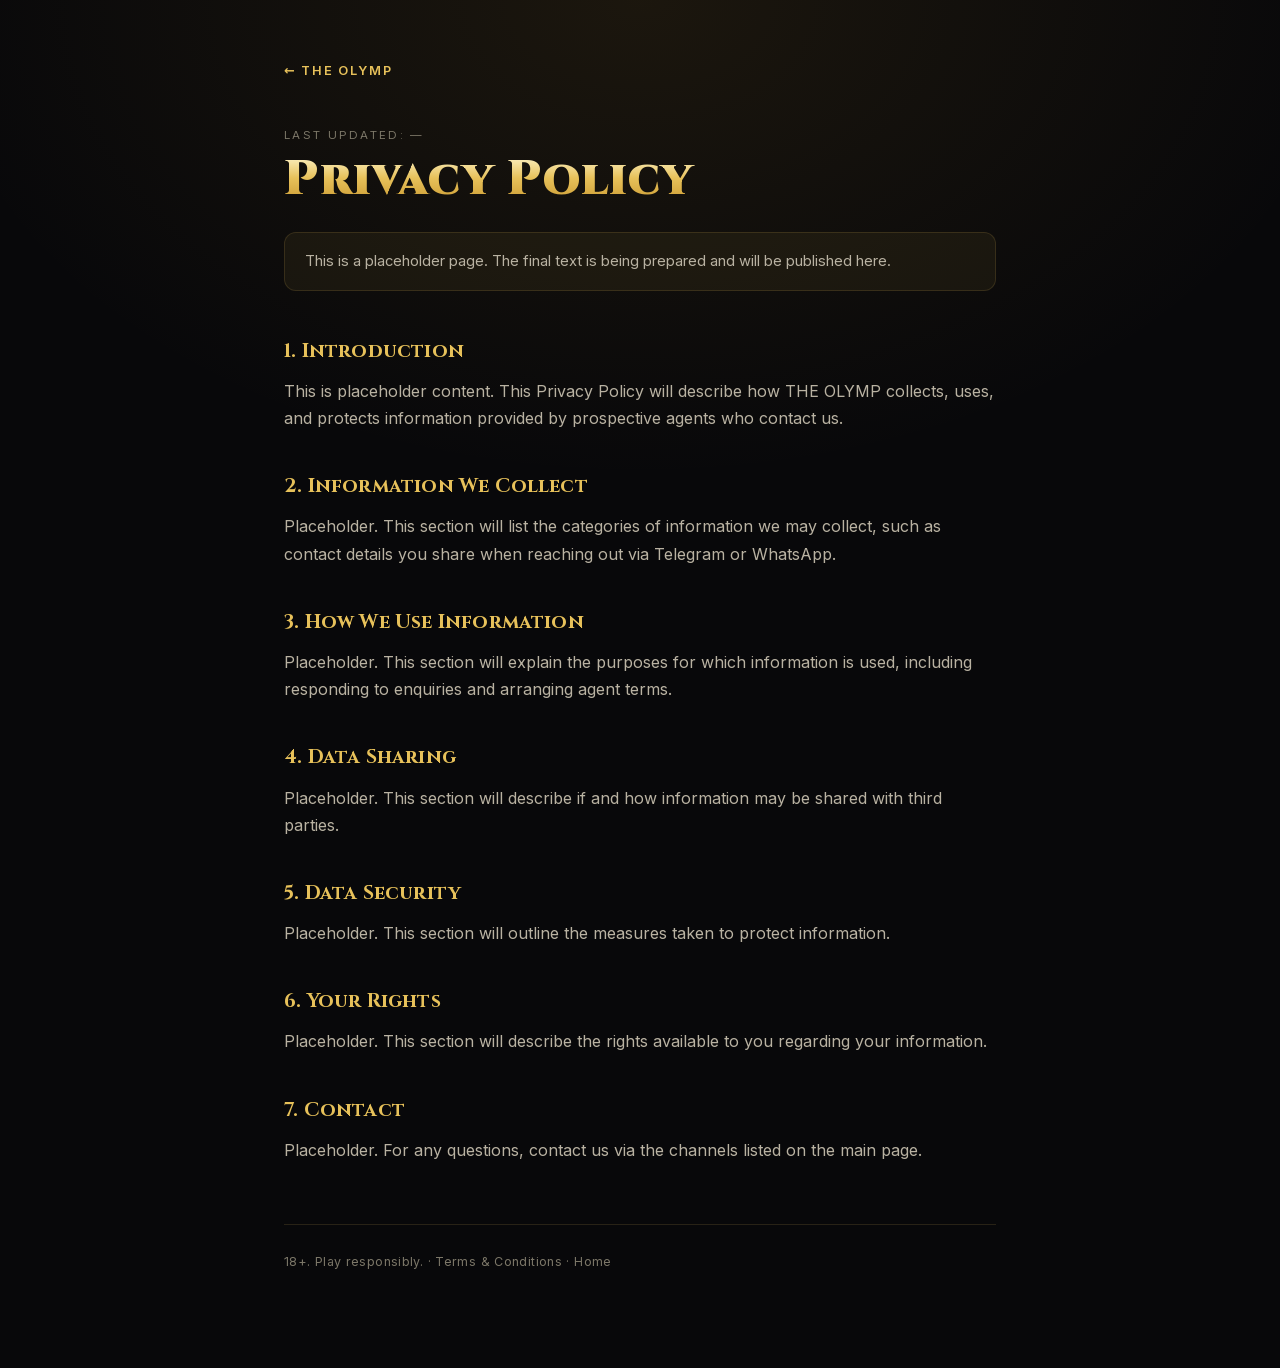
<file: privacy.html>
<!DOCTYPE html>
<html lang="en">
<head>
<meta charset="UTF-8">
<meta name="viewport" content="width=device-width, initial-scale=1.0, viewport-fit=cover">
<title>Privacy Policy — THE OLYMP</title>
<link rel="stylesheet" href="assets/fonts/fonts.css">
<style>
  :root{--obsidian:#08080A;--panel:#101013;--ink:#F5EEDD;--muted:#B9B2A2;--muted-2:#7C7768;--gold-1:#E7C15A;--gold-2:#C8962E;--line:rgba(231,193,90,.14)}
  *{box-sizing:border-box}
  html,body{margin:0}
  body{background:var(--obsidian);color:var(--ink);font-family:'Inter',system-ui,-apple-system,sans-serif;line-height:1.7;-webkit-font-smoothing:antialiased;
    background-image:radial-gradient(80% 50% at 50% 0%, rgba(200,150,46,.10), transparent 70%)}
  .wrap{max-width:760px;margin:0 auto;padding:56px 24px 96px}
  .back{display:inline-flex;align-items:center;gap:8px;color:var(--gold-1);text-decoration:none;font-size:.8rem;letter-spacing:.14em;text-transform:uppercase;margin-bottom:44px;font-weight:600}
  .back:hover{color:var(--gold-2)}
  .updated{color:var(--muted-2);font-size:.72rem;letter-spacing:.2em;text-transform:uppercase;margin-bottom:10px}
  h1{font-family:'Cinzel',serif;font-weight:900;font-size:clamp(2rem,7vw,3rem);line-height:1.05;letter-spacing:.02em;margin:0 0 8px;
    color:transparent;background:linear-gradient(180deg,#FDF3C8,#E7C15A 45%,#C8962E);-webkit-background-clip:text;background-clip:text}
  .note{background:rgba(231,193,90,.06);border:1px solid var(--line);border-radius:12px;padding:16px 20px;color:var(--muted);font-size:.92rem;margin:26px 0 44px}
  h2{font-family:'Cinzel',serif;font-weight:700;font-size:1.22rem;color:var(--gold-1);margin:38px 0 10px;letter-spacing:.01em}
  p{color:var(--muted);margin:0 0 14px}
  a{color:var(--gold-1)}
  footer{border-top:1px solid var(--line);margin-top:60px;padding-top:26px;color:var(--muted-2);font-size:.78rem;letter-spacing:.03em}
  footer a{color:var(--muted-2);text-decoration:none}
  footer a:hover{color:var(--gold-1)}
</style>
</head>
<body>
<main class="wrap">
  <a class="back" href="index.html">&larr; THE OLYMP</a>
  <div class="updated">Last updated: —</div>
  <h1>Privacy Policy</h1>
  <div class="note">This is a placeholder page. The final text is being prepared and will be published here.</div>
  <h2>1. Introduction</h2>
  <p>This is placeholder content. This Privacy Policy will describe how THE OLYMP collects, uses, and protects information provided by prospective agents who contact us.</p>
  <h2>2. Information We Collect</h2>
  <p>Placeholder. This section will list the categories of information we may collect, such as contact details you share when reaching out via Telegram or WhatsApp.</p>
  <h2>3. How We Use Information</h2>
  <p>Placeholder. This section will explain the purposes for which information is used, including responding to enquiries and arranging agent terms.</p>
  <h2>4. Data Sharing</h2>
  <p>Placeholder. This section will describe if and how information may be shared with third parties.</p>
  <h2>5. Data Security</h2>
  <p>Placeholder. This section will outline the measures taken to protect information.</p>
  <h2>6. Your Rights</h2>
  <p>Placeholder. This section will describe the rights available to you regarding your information.</p>
  <h2>7. Contact</h2>
  <p>Placeholder. For any questions, contact us via the channels listed on the main page.</p>
  <footer>18+. Play responsibly. &middot; <a href="terms.html">Terms & Conditions</a> &middot; <a href="index.html">Home</a></footer>
</main>
</body>
</html>
</file>
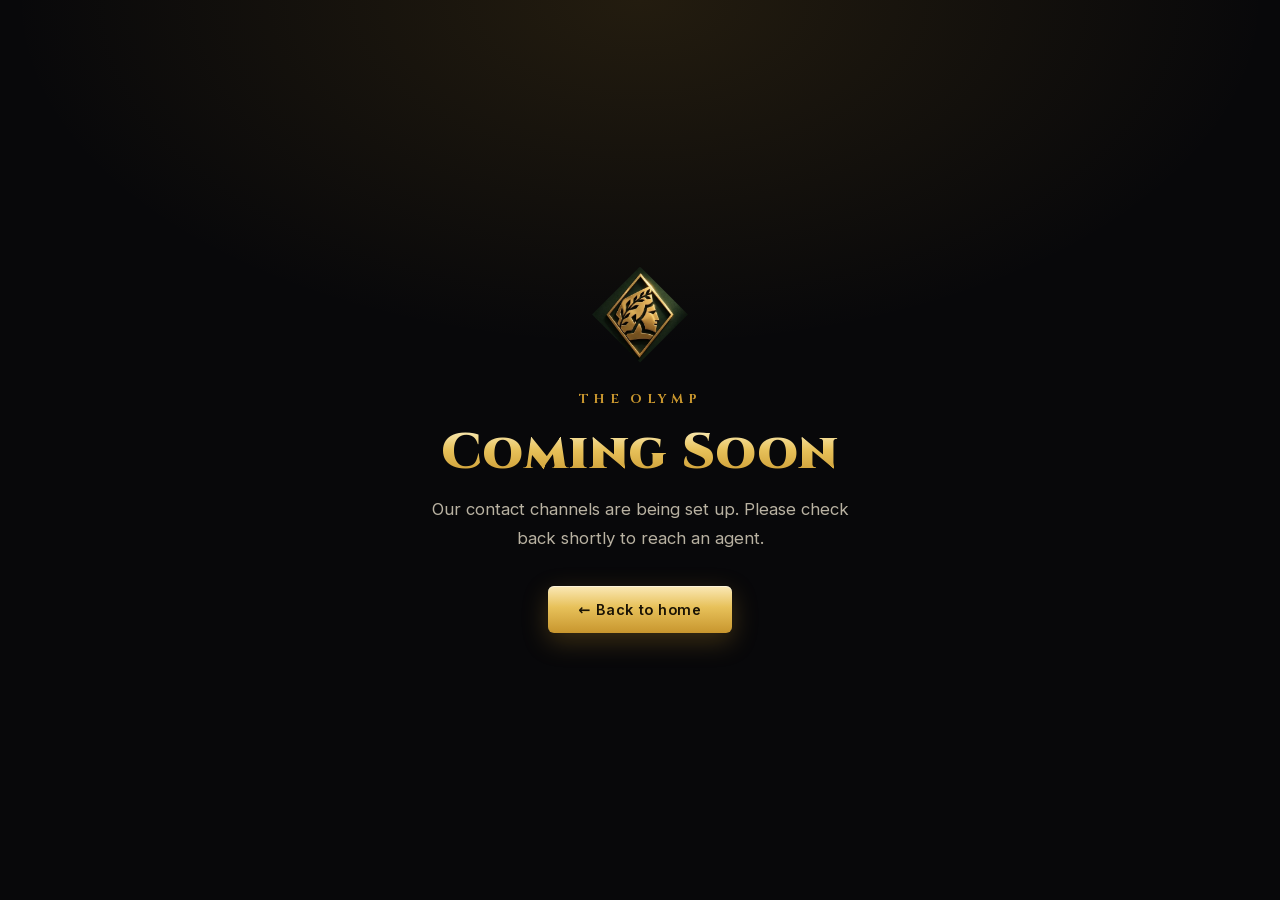
<file: soon.html>
<!DOCTYPE html>
<html lang="en">
<head>
<meta charset="UTF-8">
<meta name="viewport" content="width=device-width, initial-scale=1.0, viewport-fit=cover">
<title>Coming Soon — THE OLYMP</title>
<link rel="stylesheet" href="assets/fonts/fonts.css">
<style>
  :root{--obsidian:#08080A;--ink:#F5EEDD;--muted:#B9B2A2;--muted-2:#7C7768;--gold-1:#E7C15A;--gold-2:#C8962E;--line:rgba(231,193,90,.16)}
  *{box-sizing:border-box} html,body{margin:0;height:100%}
  body{background:var(--obsidian);color:var(--ink);font-family:'Inter',system-ui,-apple-system,sans-serif;-webkit-font-smoothing:antialiased;
    background-image:radial-gradient(70% 55% at 50% 0%, rgba(200,150,46,.14), transparent 70%);
    display:flex;align-items:center;justify-content:center;text-align:center;padding:40px 24px}
  .wrap{max-width:520px}
  .emblem{width:96px;height:auto;margin:0 auto 28px;display:block;
    clip-path:polygon(50% 0%,100% 50%,50% 100%,0% 50%);
    filter:drop-shadow(0 10px 18px rgba(0,0,0,.6))}
  .eyebrow{font-family:'Cinzel',serif;font-weight:700;font-size:.8rem;letter-spacing:.34em;text-transform:uppercase;color:var(--gold-2);margin-bottom:18px}
  h1{font-family:'Cinzel',serif;font-weight:900;font-size:clamp(2.2rem,7vw,3.2rem);line-height:1.05;letter-spacing:.02em;margin:0 0 16px;
    color:transparent;background:linear-gradient(180deg,#FDF3C8,#E7C15A 45%,#C8962E);-webkit-background-clip:text;background-clip:text}
  p{color:var(--muted);font-size:1.05rem;line-height:1.7;margin:0 auto 34px;max-width:420px}
  .btn{display:inline-flex;align-items:center;gap:9px;font-weight:600;font-size:.9rem;letter-spacing:.04em;
    padding:15px 30px;border-radius:6px;text-decoration:none;color:#1A1305;
    background:linear-gradient(180deg,#FBE9B7,#E7C15A 45%,#C8962E);
    box-shadow:0 8px 26px rgba(200,150,46,.28), inset 0 1px 0 rgba(255,255,255,.5);transition:transform .2s ease}
  .btn:hover{transform:translateY(-2px)}
</style>
</head>
<body>
<main class="wrap">
  <img class="emblem" src="assets/img3.webp" alt="" aria-hidden="true">
  <div class="eyebrow">THE OLYMP</div>
  <h1>Coming Soon</h1>
  <p>Our contact channels are being set up. Please check back shortly to reach an agent.</p>
  <a class="btn" href="index.html">&larr; Back to home</a>
</main>
</body>
</html>
</file>
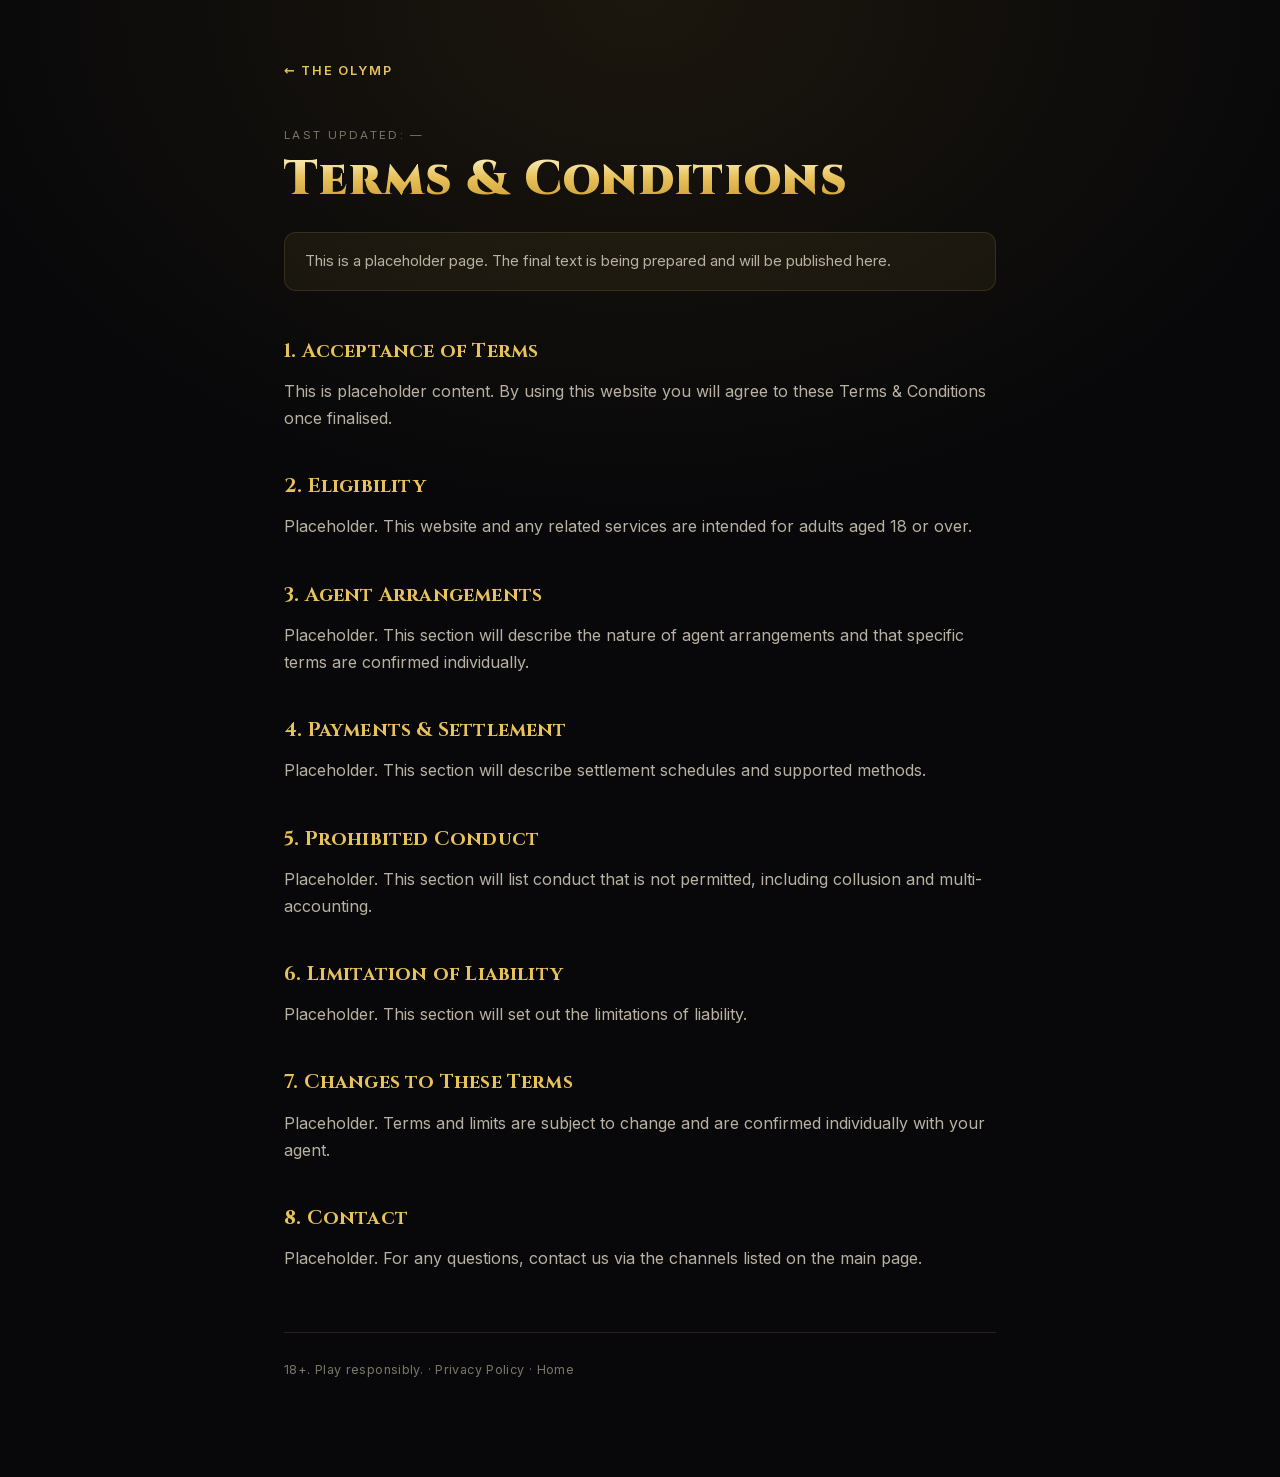
<file: terms.html>
<!DOCTYPE html>
<html lang="en">
<head>
<meta charset="UTF-8">
<meta name="viewport" content="width=device-width, initial-scale=1.0, viewport-fit=cover">
<title>Terms & Conditions — THE OLYMP</title>
<link rel="stylesheet" href="assets/fonts/fonts.css">
<style>
  :root{--obsidian:#08080A;--panel:#101013;--ink:#F5EEDD;--muted:#B9B2A2;--muted-2:#7C7768;--gold-1:#E7C15A;--gold-2:#C8962E;--line:rgba(231,193,90,.14)}
  *{box-sizing:border-box}
  html,body{margin:0}
  body{background:var(--obsidian);color:var(--ink);font-family:'Inter',system-ui,-apple-system,sans-serif;line-height:1.7;-webkit-font-smoothing:antialiased;
    background-image:radial-gradient(80% 50% at 50% 0%, rgba(200,150,46,.10), transparent 70%)}
  .wrap{max-width:760px;margin:0 auto;padding:56px 24px 96px}
  .back{display:inline-flex;align-items:center;gap:8px;color:var(--gold-1);text-decoration:none;font-size:.8rem;letter-spacing:.14em;text-transform:uppercase;margin-bottom:44px;font-weight:600}
  .back:hover{color:var(--gold-2)}
  .updated{color:var(--muted-2);font-size:.72rem;letter-spacing:.2em;text-transform:uppercase;margin-bottom:10px}
  h1{font-family:'Cinzel',serif;font-weight:900;font-size:clamp(2rem,7vw,3rem);line-height:1.05;letter-spacing:.02em;margin:0 0 8px;
    color:transparent;background:linear-gradient(180deg,#FDF3C8,#E7C15A 45%,#C8962E);-webkit-background-clip:text;background-clip:text}
  .note{background:rgba(231,193,90,.06);border:1px solid var(--line);border-radius:12px;padding:16px 20px;color:var(--muted);font-size:.92rem;margin:26px 0 44px}
  h2{font-family:'Cinzel',serif;font-weight:700;font-size:1.22rem;color:var(--gold-1);margin:38px 0 10px;letter-spacing:.01em}
  p{color:var(--muted);margin:0 0 14px}
  a{color:var(--gold-1)}
  footer{border-top:1px solid var(--line);margin-top:60px;padding-top:26px;color:var(--muted-2);font-size:.78rem;letter-spacing:.03em}
  footer a{color:var(--muted-2);text-decoration:none}
  footer a:hover{color:var(--gold-1)}
</style>
</head>
<body>
<main class="wrap">
  <a class="back" href="index.html">&larr; THE OLYMP</a>
  <div class="updated">Last updated: —</div>
  <h1>Terms & Conditions</h1>
  <div class="note">This is a placeholder page. The final text is being prepared and will be published here.</div>
  <h2>1. Acceptance of Terms</h2>
  <p>This is placeholder content. By using this website you will agree to these Terms & Conditions once finalised.</p>
  <h2>2. Eligibility</h2>
  <p>Placeholder. This website and any related services are intended for adults aged 18 or over.</p>
  <h2>3. Agent Arrangements</h2>
  <p>Placeholder. This section will describe the nature of agent arrangements and that specific terms are confirmed individually.</p>
  <h2>4. Payments & Settlement</h2>
  <p>Placeholder. This section will describe settlement schedules and supported methods.</p>
  <h2>5. Prohibited Conduct</h2>
  <p>Placeholder. This section will list conduct that is not permitted, including collusion and multi-accounting.</p>
  <h2>6. Limitation of Liability</h2>
  <p>Placeholder. This section will set out the limitations of liability.</p>
  <h2>7. Changes to These Terms</h2>
  <p>Placeholder. Terms and limits are subject to change and are confirmed individually with your agent.</p>
  <h2>8. Contact</h2>
  <p>Placeholder. For any questions, contact us via the channels listed on the main page.</p>
  <footer>18+. Play responsibly. &middot; <a href="privacy.html">Privacy Policy</a> &middot; <a href="index.html">Home</a></footer>
</main>
</body>
</html>
</file>
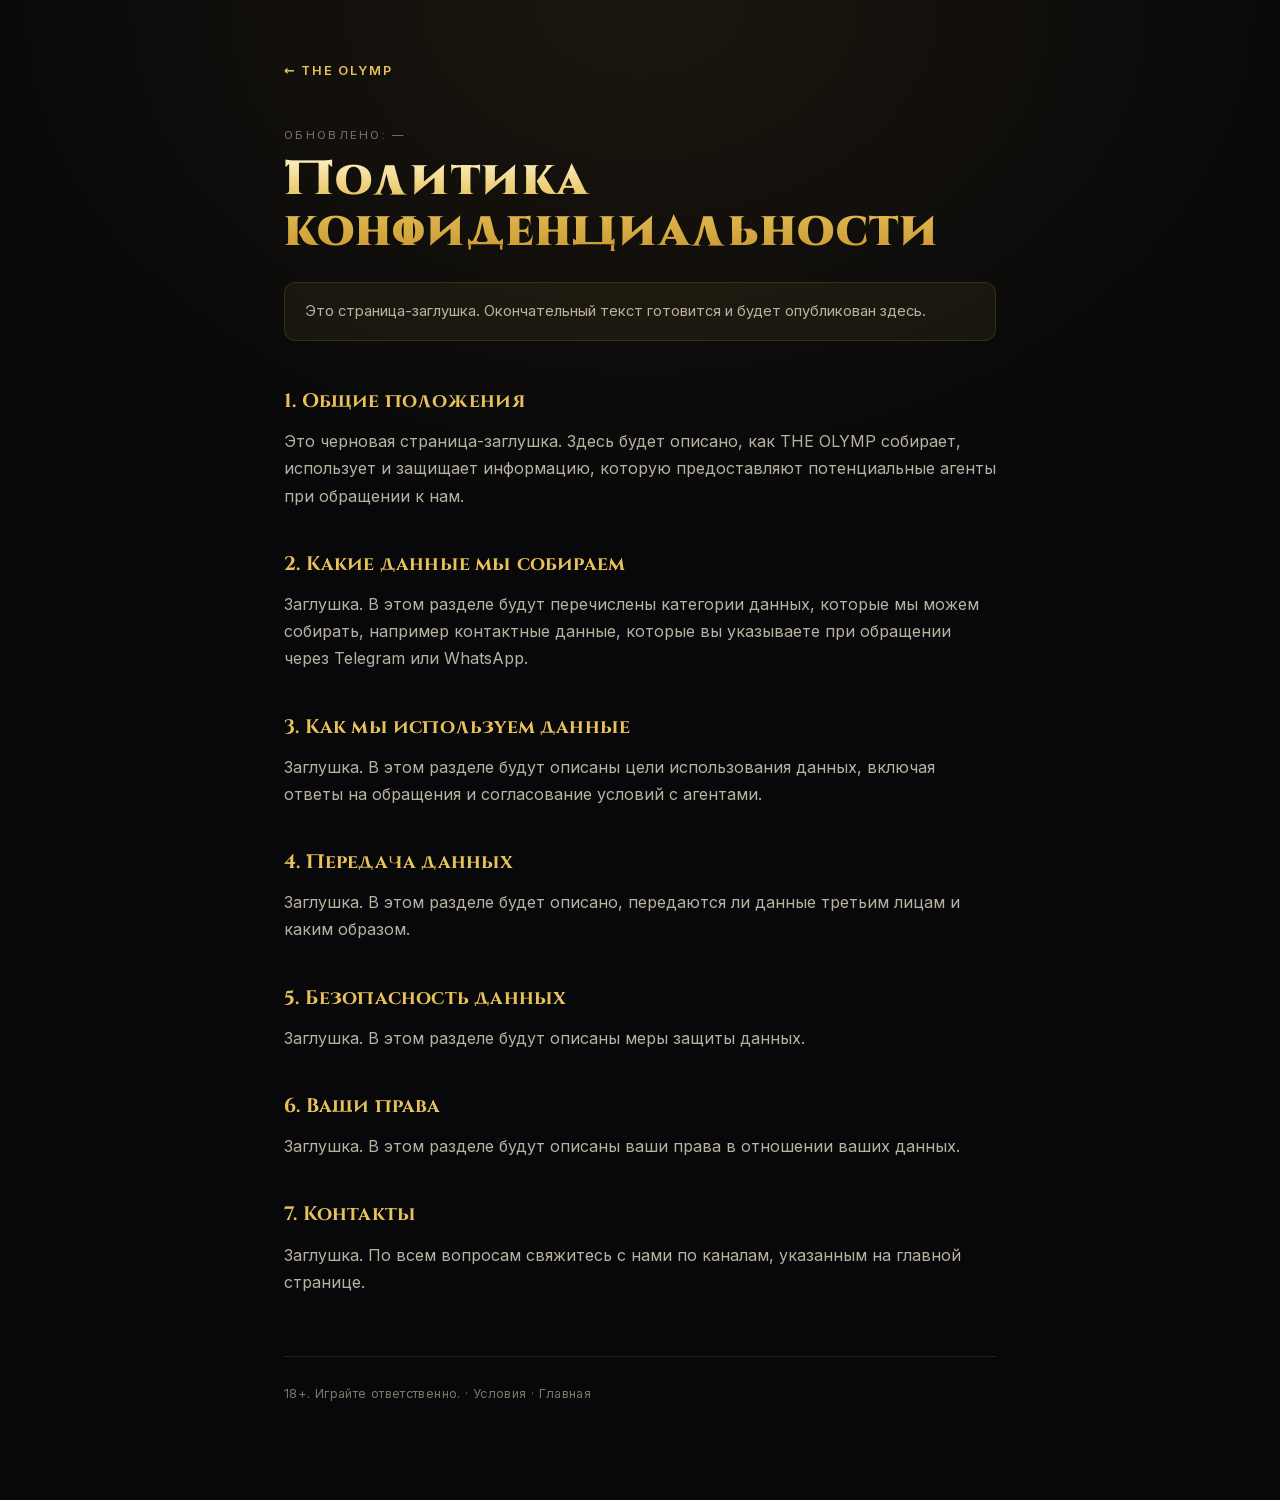
<file: ru/privacy.html>
<!DOCTYPE html>
<html lang="ru">
<head>
<meta charset="UTF-8">
<meta name="viewport" content="width=device-width, initial-scale=1.0, viewport-fit=cover">
<title>Политика конфиденциальности — THE OLYMP</title>
<link rel="stylesheet" href="../assets/fonts/fonts.css">
<style>
  :root{--obsidian:#08080A;--panel:#101013;--ink:#F5EEDD;--muted:#B9B2A2;--muted-2:#7C7768;--gold-1:#E7C15A;--gold-2:#C8962E;--line:rgba(231,193,90,.14)}
  *{box-sizing:border-box}
  html,body{margin:0}
  body{background:var(--obsidian);color:var(--ink);font-family:'Inter',system-ui,-apple-system,sans-serif;line-height:1.7;-webkit-font-smoothing:antialiased;
    background-image:radial-gradient(80% 50% at 50% 0%, rgba(200,150,46,.10), transparent 70%)}
  .wrap{max-width:760px;margin:0 auto;padding:56px 24px 96px}
  .back{display:inline-flex;align-items:center;gap:8px;color:var(--gold-1);text-decoration:none;font-size:.8rem;letter-spacing:.14em;text-transform:uppercase;margin-bottom:44px;font-weight:600}
  .back:hover{color:var(--gold-2)}
  .updated{color:var(--muted-2);font-size:.72rem;letter-spacing:.2em;text-transform:uppercase;margin-bottom:10px}
  h1{font-family:'Rezets','Cinzel',serif;font-weight:900;font-size:clamp(2rem,7vw,3rem);line-height:1.05;letter-spacing:.02em;margin:0 0 8px;
    color:transparent;background:linear-gradient(180deg,#FDF3C8,#E7C15A 45%,#C8962E);-webkit-background-clip:text;background-clip:text}
  .note{background:rgba(231,193,90,.06);border:1px solid var(--line);border-radius:12px;padding:16px 20px;color:var(--muted);font-size:.92rem;margin:26px 0 44px}
  h2{font-family:'Rezets','Cinzel',serif;font-weight:700;font-size:1.22rem;color:var(--gold-1);margin:38px 0 10px;letter-spacing:.01em}
  p{color:var(--muted);margin:0 0 14px}
  a{color:var(--gold-1)}
  footer{border-top:1px solid var(--line);margin-top:60px;padding-top:26px;color:var(--muted-2);font-size:.78rem;letter-spacing:.03em}
  footer a{color:var(--muted-2);text-decoration:none}
  footer a:hover{color:var(--gold-1)}
</style>
</head>
<body>
<main class="wrap">
  <a class="back" href="index.html">&larr; THE OLYMP</a>
  <div class="updated">Обновлено: —</div>
  <h1>Политика конфиденциальности</h1>
  <div class="note">Это страница-заглушка. Окончательный текст готовится и будет опубликован здесь.</div>
  <h2>1. Общие положения</h2>
  <p>Это черновая страница-заглушка. Здесь будет описано, как THE OLYMP собирает, использует и защищает информацию, которую предоставляют потенциальные агенты при обращении к нам.</p>
  <h2>2. Какие данные мы собираем</h2>
  <p>Заглушка. В этом разделе будут перечислены категории данных, которые мы можем собирать, например контактные данные, которые вы указываете при обращении через Telegram или WhatsApp.</p>
  <h2>3. Как мы используем данные</h2>
  <p>Заглушка. В этом разделе будут описаны цели использования данных, включая ответы на обращения и согласование условий с агентами.</p>
  <h2>4. Передача данных</h2>
  <p>Заглушка. В этом разделе будет описано, передаются ли данные третьим лицам и каким образом.</p>
  <h2>5. Безопасность данных</h2>
  <p>Заглушка. В этом разделе будут описаны меры защиты данных.</p>
  <h2>6. Ваши права</h2>
  <p>Заглушка. В этом разделе будут описаны ваши права в отношении ваших данных.</p>
  <h2>7. Контакты</h2>
  <p>Заглушка. По всем вопросам свяжитесь с нами по каналам, указанным на главной странице.</p>
  <footer>18+. Играйте ответственно. &middot; <a href="terms.html">Условия</a> &middot; <a href="index.html">Главная</a></footer>
</main>
</body>
</html>
</file>
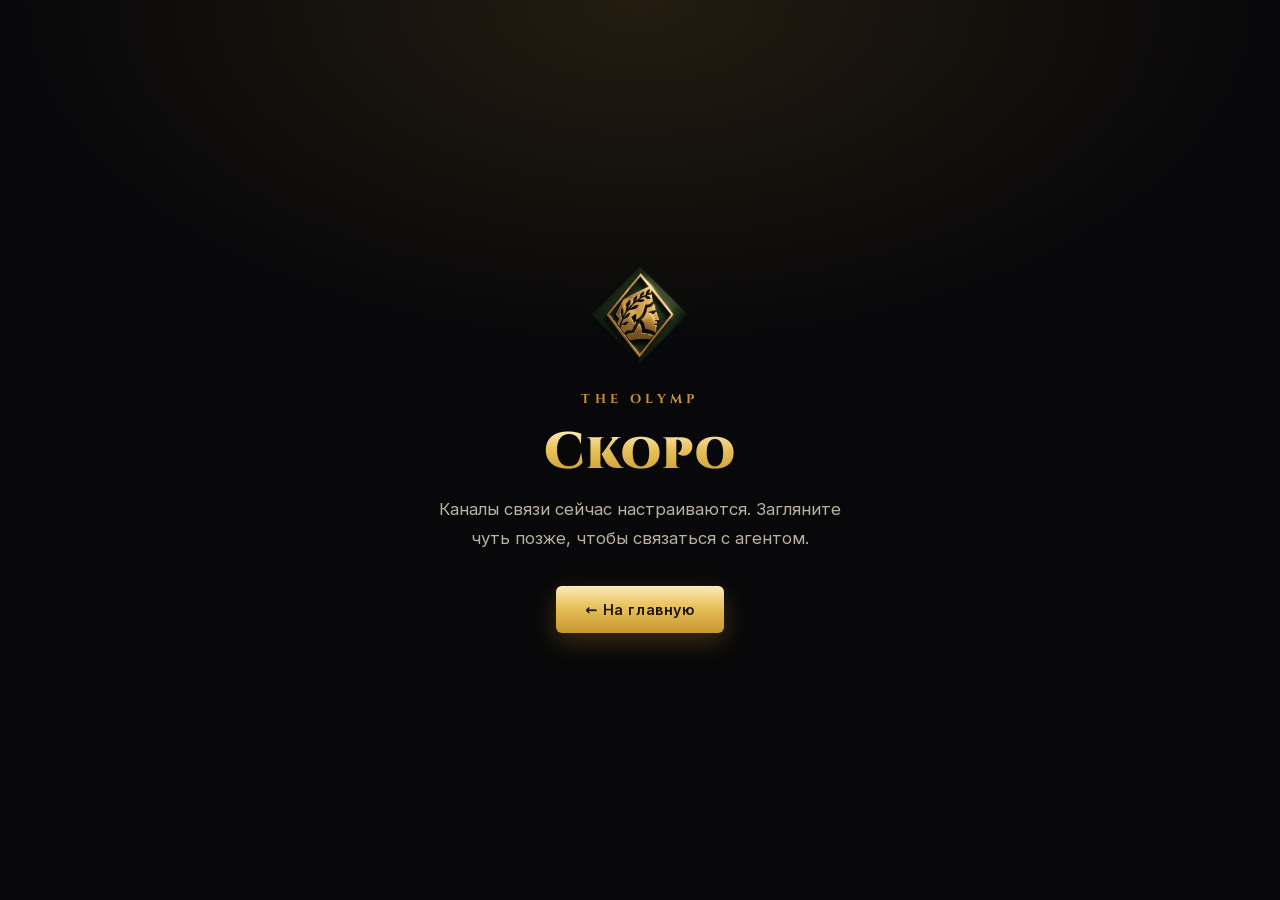
<file: ru/soon.html>
<!DOCTYPE html>
<html lang="ru">
<head>
<meta charset="UTF-8">
<meta name="viewport" content="width=device-width, initial-scale=1.0, viewport-fit=cover">
<title>Скоро — THE OLYMP</title>
<link rel="stylesheet" href="../assets/fonts/fonts.css">
<style>
  :root{--obsidian:#08080A;--ink:#F5EEDD;--muted:#B9B2A2;--muted-2:#7C7768;--gold-1:#E7C15A;--gold-2:#C8962E;--line:rgba(231,193,90,.16)}
  *{box-sizing:border-box} html,body{margin:0;height:100%}
  body{background:var(--obsidian);color:var(--ink);font-family:'Inter',system-ui,-apple-system,sans-serif;-webkit-font-smoothing:antialiased;
    background-image:radial-gradient(70% 55% at 50% 0%, rgba(200,150,46,.14), transparent 70%);
    display:flex;align-items:center;justify-content:center;text-align:center;padding:40px 24px}
  .wrap{max-width:520px}
  .emblem{width:96px;height:auto;margin:0 auto 28px;display:block;
    clip-path:polygon(50% 0%,100% 50%,50% 100%,0% 50%);
    filter:drop-shadow(0 10px 18px rgba(0,0,0,.6))}
  .eyebrow{font-family:'Rezets','Cinzel',serif;font-weight:700;font-size:.8rem;letter-spacing:.34em;text-transform:uppercase;color:var(--gold-2);margin-bottom:18px}
  h1{font-family:'Rezets','Cinzel',serif;font-weight:900;font-size:clamp(2.2rem,7vw,3.2rem);line-height:1.05;letter-spacing:.02em;margin:0 0 16px;
    color:transparent;background:linear-gradient(180deg,#FDF3C8,#E7C15A 45%,#C8962E);-webkit-background-clip:text;background-clip:text}
  p{color:var(--muted);font-size:1.05rem;line-height:1.7;margin:0 auto 34px;max-width:420px}
  .btn{display:inline-flex;align-items:center;gap:9px;font-weight:600;font-size:.9rem;letter-spacing:.04em;
    padding:15px 30px;border-radius:6px;text-decoration:none;color:#1A1305;
    background:linear-gradient(180deg,#FBE9B7,#E7C15A 45%,#C8962E);
    box-shadow:0 8px 26px rgba(200,150,46,.28), inset 0 1px 0 rgba(255,255,255,.5);transition:transform .2s ease}
  .btn:hover{transform:translateY(-2px)}
</style>
</head>
<body>
<main class="wrap">
  <img class="emblem" src="../assets/img3.webp" alt="" aria-hidden="true">
  <div class="eyebrow">THE OLYMP</div>
  <h1>Скоро</h1>
  <p>Каналы связи сейчас настраиваются. Загляните чуть позже, чтобы связаться с агентом.</p>
  <a class="btn" href="index.html">&larr; На главную</a>
</main>
</body>
</html>
</file>
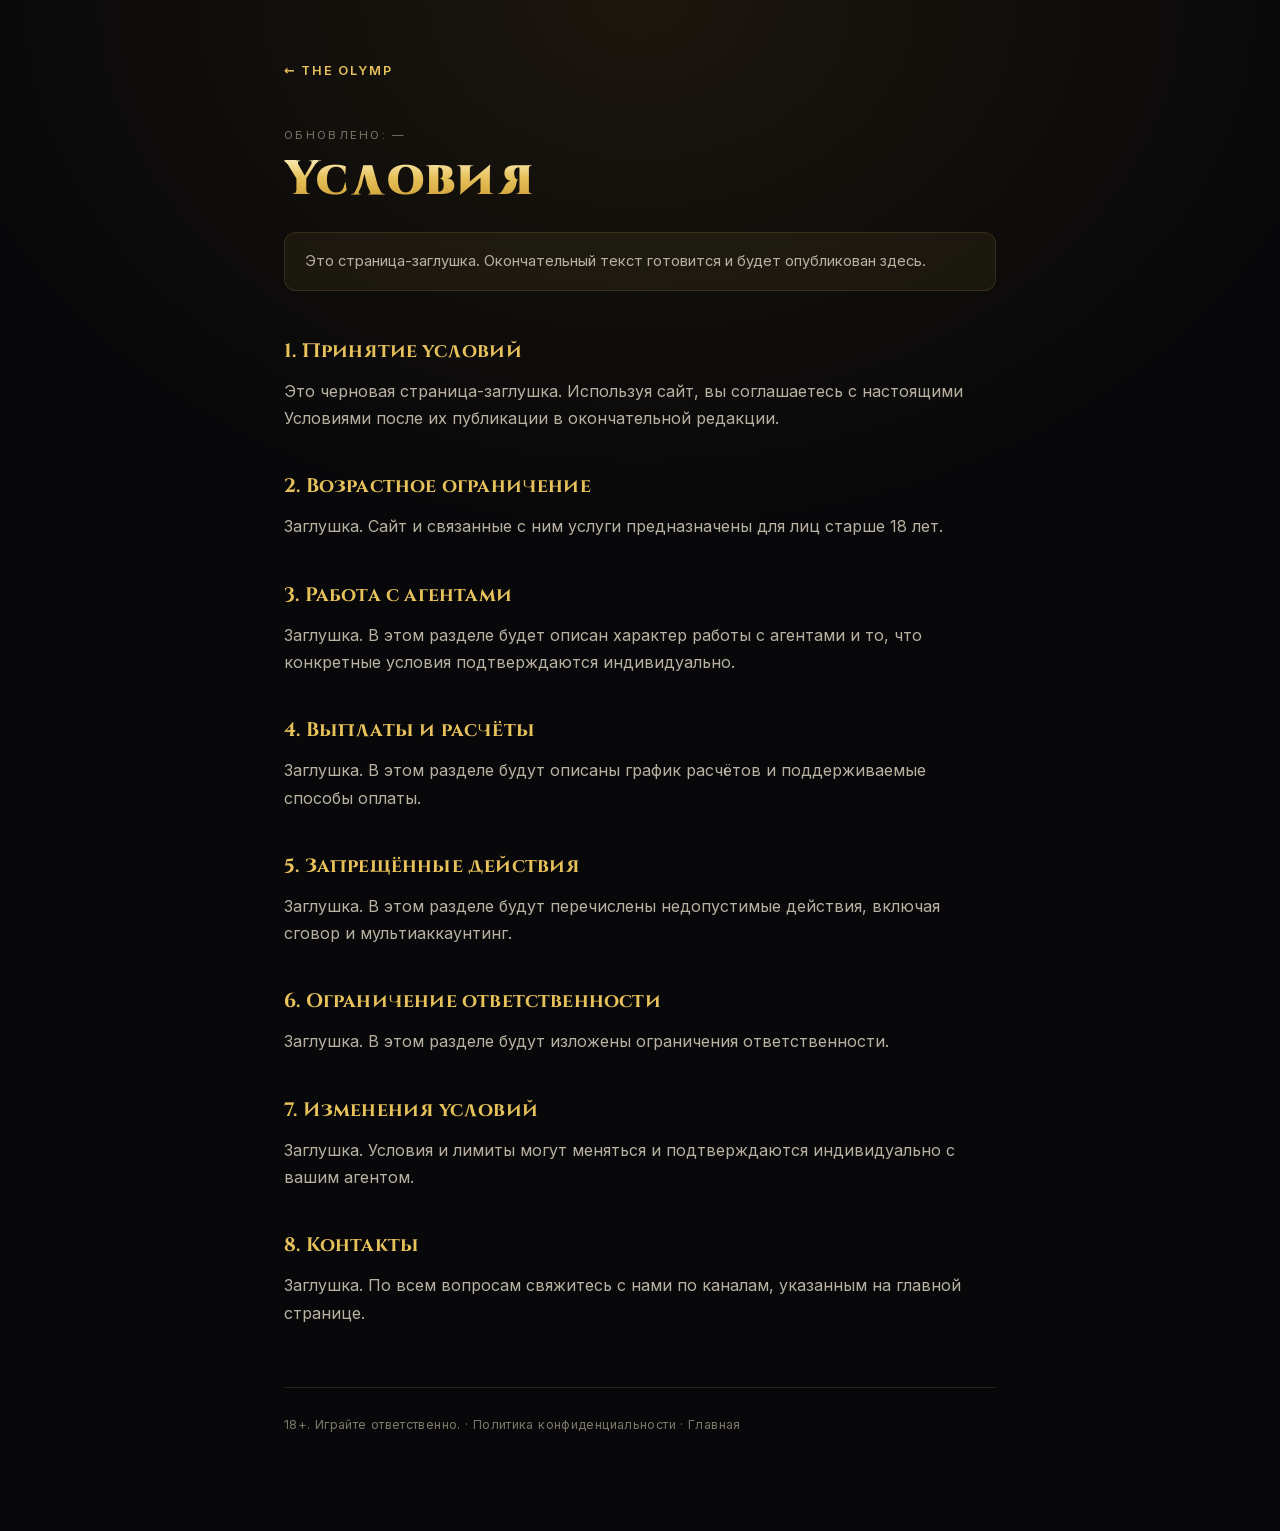
<file: ru/terms.html>
<!DOCTYPE html>
<html lang="ru">
<head>
<meta charset="UTF-8">
<meta name="viewport" content="width=device-width, initial-scale=1.0, viewport-fit=cover">
<title>Условия — THE OLYMP</title>
<link rel="stylesheet" href="../assets/fonts/fonts.css">
<style>
  :root{--obsidian:#08080A;--panel:#101013;--ink:#F5EEDD;--muted:#B9B2A2;--muted-2:#7C7768;--gold-1:#E7C15A;--gold-2:#C8962E;--line:rgba(231,193,90,.14)}
  *{box-sizing:border-box}
  html,body{margin:0}
  body{background:var(--obsidian);color:var(--ink);font-family:'Inter',system-ui,-apple-system,sans-serif;line-height:1.7;-webkit-font-smoothing:antialiased;
    background-image:radial-gradient(80% 50% at 50% 0%, rgba(200,150,46,.10), transparent 70%)}
  .wrap{max-width:760px;margin:0 auto;padding:56px 24px 96px}
  .back{display:inline-flex;align-items:center;gap:8px;color:var(--gold-1);text-decoration:none;font-size:.8rem;letter-spacing:.14em;text-transform:uppercase;margin-bottom:44px;font-weight:600}
  .back:hover{color:var(--gold-2)}
  .updated{color:var(--muted-2);font-size:.72rem;letter-spacing:.2em;text-transform:uppercase;margin-bottom:10px}
  h1{font-family:'Rezets','Cinzel',serif;font-weight:900;font-size:clamp(2rem,7vw,3rem);line-height:1.05;letter-spacing:.02em;margin:0 0 8px;
    color:transparent;background:linear-gradient(180deg,#FDF3C8,#E7C15A 45%,#C8962E);-webkit-background-clip:text;background-clip:text}
  .note{background:rgba(231,193,90,.06);border:1px solid var(--line);border-radius:12px;padding:16px 20px;color:var(--muted);font-size:.92rem;margin:26px 0 44px}
  h2{font-family:'Rezets','Cinzel',serif;font-weight:700;font-size:1.22rem;color:var(--gold-1);margin:38px 0 10px;letter-spacing:.01em}
  p{color:var(--muted);margin:0 0 14px}
  a{color:var(--gold-1)}
  footer{border-top:1px solid var(--line);margin-top:60px;padding-top:26px;color:var(--muted-2);font-size:.78rem;letter-spacing:.03em}
  footer a{color:var(--muted-2);text-decoration:none}
  footer a:hover{color:var(--gold-1)}
</style>
</head>
<body>
<main class="wrap">
  <a class="back" href="index.html">&larr; THE OLYMP</a>
  <div class="updated">Обновлено: —</div>
  <h1>Условия</h1>
  <div class="note">Это страница-заглушка. Окончательный текст готовится и будет опубликован здесь.</div>
  <h2>1. Принятие условий</h2>
  <p>Это черновая страница-заглушка. Используя сайт, вы соглашаетесь с настоящими Условиями после их публикации в окончательной редакции.</p>
  <h2>2. Возрастное ограничение</h2>
  <p>Заглушка. Сайт и связанные с ним услуги предназначены для лиц старше 18 лет.</p>
  <h2>3. Работа с агентами</h2>
  <p>Заглушка. В этом разделе будет описан характер работы с агентами и то, что конкретные условия подтверждаются индивидуально.</p>
  <h2>4. Выплаты и расчёты</h2>
  <p>Заглушка. В этом разделе будут описаны график расчётов и поддерживаемые способы оплаты.</p>
  <h2>5. Запрещённые действия</h2>
  <p>Заглушка. В этом разделе будут перечислены недопустимые действия, включая сговор и мультиаккаунтинг.</p>
  <h2>6. Ограничение ответственности</h2>
  <p>Заглушка. В этом разделе будут изложены ограничения ответственности.</p>
  <h2>7. Изменения условий</h2>
  <p>Заглушка. Условия и лимиты могут меняться и подтверждаются индивидуально с вашим агентом.</p>
  <h2>8. Контакты</h2>
  <p>Заглушка. По всем вопросам свяжитесь с нами по каналам, указанным на главной странице.</p>
  <footer>18+. Играйте ответственно. &middot; <a href="privacy.html">Политика конфиденциальности</a> &middot; <a href="index.html">Главная</a></footer>
</main>
</body>
</html>
</file>
<file: assets/fonts/fonts.css>
@font-face{font-family:'Anton';font-style:normal;font-weight:400;font-display:swap;src:url('Anton-400-normal-latin-ext.woff2') format('woff2');unicode-range:U+0100-02BA, U+02BD-02C5, U+02C7-02CC, U+02CE-02D7, U+02DD-02FF, U+0304, U+0308, U+0329, U+1D00-1DBF, U+1E00-1E9F, U+1EF2-1EFF, U+2020, U+20A0-20AB, U+20AD-20C0, U+2113, U+2C60-2C7F, U+A720-A7FF;}
@font-face{font-family:'Anton';font-style:normal;font-weight:400;font-display:swap;src:url('Anton-400-normal-latin.woff2') format('woff2');unicode-range:U+0000-00FF, U+0131, U+0152-0153, U+02BB-02BC, U+02C6, U+02DA, U+02DC, U+0304, U+0308, U+0329, U+2000-206F, U+20AC, U+2122, U+2191, U+2193, U+2212, U+2215, U+FEFF, U+FFFD;}
@font-face{font-family:'Cinzel';font-style:normal;font-weight:500;font-display:swap;src:url('Cinzel-500-normal-latin-ext.woff2') format('woff2');unicode-range:U+0100-02BA, U+02BD-02C5, U+02C7-02CC, U+02CE-02D7, U+02DD-02FF, U+0304, U+0308, U+0329, U+1D00-1DBF, U+1E00-1E9F, U+1EF2-1EFF, U+2020, U+20A0-20AB, U+20AD-20C0, U+2113, U+2C60-2C7F, U+A720-A7FF;}
@font-face{font-family:'Cinzel';font-style:normal;font-weight:500;font-display:swap;src:url('Cinzel-500-normal-latin.woff2') format('woff2');unicode-range:U+0000-00FF, U+0131, U+0152-0153, U+02BB-02BC, U+02C6, U+02DA, U+02DC, U+0304, U+0308, U+0329, U+2000-206F, U+20AC, U+2122, U+2191, U+2193, U+2212, U+2215, U+FEFF, U+FFFD;}
@font-face{font-family:'Cinzel';font-style:normal;font-weight:600;font-display:swap;src:url('Cinzel-600-normal-latin-ext.woff2') format('woff2');unicode-range:U+0100-02BA, U+02BD-02C5, U+02C7-02CC, U+02CE-02D7, U+02DD-02FF, U+0304, U+0308, U+0329, U+1D00-1DBF, U+1E00-1E9F, U+1EF2-1EFF, U+2020, U+20A0-20AB, U+20AD-20C0, U+2113, U+2C60-2C7F, U+A720-A7FF;}
@font-face{font-family:'Cinzel';font-style:normal;font-weight:600;font-display:swap;src:url('Cinzel-600-normal-latin.woff2') format('woff2');unicode-range:U+0000-00FF, U+0131, U+0152-0153, U+02BB-02BC, U+02C6, U+02DA, U+02DC, U+0304, U+0308, U+0329, U+2000-206F, U+20AC, U+2122, U+2191, U+2193, U+2212, U+2215, U+FEFF, U+FFFD;}
@font-face{font-family:'Cinzel';font-style:normal;font-weight:700;font-display:swap;src:url('Cinzel-700-normal-latin-ext.woff2') format('woff2');unicode-range:U+0100-02BA, U+02BD-02C5, U+02C7-02CC, U+02CE-02D7, U+02DD-02FF, U+0304, U+0308, U+0329, U+1D00-1DBF, U+1E00-1E9F, U+1EF2-1EFF, U+2020, U+20A0-20AB, U+20AD-20C0, U+2113, U+2C60-2C7F, U+A720-A7FF;}
@font-face{font-family:'Cinzel';font-style:normal;font-weight:700;font-display:swap;src:url('Cinzel-700-normal-latin.woff2') format('woff2');unicode-range:U+0000-00FF, U+0131, U+0152-0153, U+02BB-02BC, U+02C6, U+02DA, U+02DC, U+0304, U+0308, U+0329, U+2000-206F, U+20AC, U+2122, U+2191, U+2193, U+2212, U+2215, U+FEFF, U+FFFD;}
@font-face{font-family:'Cinzel';font-style:normal;font-weight:900;font-display:swap;src:url('Cinzel-900-normal-latin-ext.woff2') format('woff2');unicode-range:U+0100-02BA, U+02BD-02C5, U+02C7-02CC, U+02CE-02D7, U+02DD-02FF, U+0304, U+0308, U+0329, U+1D00-1DBF, U+1E00-1E9F, U+1EF2-1EFF, U+2020, U+20A0-20AB, U+20AD-20C0, U+2113, U+2C60-2C7F, U+A720-A7FF;}
@font-face{font-family:'Cinzel';font-style:normal;font-weight:900;font-display:swap;src:url('Cinzel-900-normal-latin.woff2') format('woff2');unicode-range:U+0000-00FF, U+0131, U+0152-0153, U+02BB-02BC, U+02C6, U+02DA, U+02DC, U+0304, U+0308, U+0329, U+2000-206F, U+20AC, U+2122, U+2191, U+2193, U+2212, U+2215, U+FEFF, U+FFFD;}
@font-face{font-family:'Cormorant Garamond';font-style:italic;font-weight:500;font-display:swap;src:url('CormorantGaramond-500-italic-cyrillic.woff2') format('woff2');unicode-range:U+0301, U+0400-045F, U+0490-0491, U+04B0-04B1, U+2116;}
@font-face{font-family:'Cormorant Garamond';font-style:italic;font-weight:500;font-display:swap;src:url('CormorantGaramond-500-italic-latin-ext.woff2') format('woff2');unicode-range:U+0100-02BA, U+02BD-02C5, U+02C7-02CC, U+02CE-02D7, U+02DD-02FF, U+0304, U+0308, U+0329, U+1D00-1DBF, U+1E00-1E9F, U+1EF2-1EFF, U+2020, U+20A0-20AB, U+20AD-20C0, U+2113, U+2C60-2C7F, U+A720-A7FF;}
@font-face{font-family:'Cormorant Garamond';font-style:italic;font-weight:500;font-display:swap;src:url('CormorantGaramond-500-italic-latin.woff2') format('woff2');unicode-range:U+0000-00FF, U+0131, U+0152-0153, U+02BB-02BC, U+02C6, U+02DA, U+02DC, U+0304, U+0308, U+0329, U+2000-206F, U+20AC, U+2122, U+2191, U+2193, U+2212, U+2215, U+FEFF, U+FFFD;}
@font-face{font-family:'Cormorant Garamond';font-style:normal;font-weight:400;font-display:swap;src:url('CormorantGaramond-400-normal-cyrillic.woff2') format('woff2');unicode-range:U+0301, U+0400-045F, U+0490-0491, U+04B0-04B1, U+2116;}
@font-face{font-family:'Cormorant Garamond';font-style:normal;font-weight:400;font-display:swap;src:url('CormorantGaramond-400-normal-latin-ext.woff2') format('woff2');unicode-range:U+0100-02BA, U+02BD-02C5, U+02C7-02CC, U+02CE-02D7, U+02DD-02FF, U+0304, U+0308, U+0329, U+1D00-1DBF, U+1E00-1E9F, U+1EF2-1EFF, U+2020, U+20A0-20AB, U+20AD-20C0, U+2113, U+2C60-2C7F, U+A720-A7FF;}
@font-face{font-family:'Cormorant Garamond';font-style:normal;font-weight:400;font-display:swap;src:url('CormorantGaramond-400-normal-latin.woff2') format('woff2');unicode-range:U+0000-00FF, U+0131, U+0152-0153, U+02BB-02BC, U+02C6, U+02DA, U+02DC, U+0304, U+0308, U+0329, U+2000-206F, U+20AC, U+2122, U+2191, U+2193, U+2212, U+2215, U+FEFF, U+FFFD;}
@font-face{font-family:'Cormorant Garamond';font-style:normal;font-weight:500;font-display:swap;src:url('CormorantGaramond-500-normal-cyrillic.woff2') format('woff2');unicode-range:U+0301, U+0400-045F, U+0490-0491, U+04B0-04B1, U+2116;}
@font-face{font-family:'Cormorant Garamond';font-style:normal;font-weight:500;font-display:swap;src:url('CormorantGaramond-500-normal-latin-ext.woff2') format('woff2');unicode-range:U+0100-02BA, U+02BD-02C5, U+02C7-02CC, U+02CE-02D7, U+02DD-02FF, U+0304, U+0308, U+0329, U+1D00-1DBF, U+1E00-1E9F, U+1EF2-1EFF, U+2020, U+20A0-20AB, U+20AD-20C0, U+2113, U+2C60-2C7F, U+A720-A7FF;}
@font-face{font-family:'Cormorant Garamond';font-style:normal;font-weight:500;font-display:swap;src:url('CormorantGaramond-500-normal-latin.woff2') format('woff2');unicode-range:U+0000-00FF, U+0131, U+0152-0153, U+02BB-02BC, U+02C6, U+02DA, U+02DC, U+0304, U+0308, U+0329, U+2000-206F, U+20AC, U+2122, U+2191, U+2193, U+2212, U+2215, U+FEFF, U+FFFD;}
@font-face{font-family:'Inter';font-style:normal;font-weight:400;font-display:swap;src:url('Inter-400-normal-cyrillic.woff2') format('woff2');unicode-range:U+0301, U+0400-045F, U+0490-0491, U+04B0-04B1, U+2116;}
@font-face{font-family:'Inter';font-style:normal;font-weight:400;font-display:swap;src:url('Inter-400-normal-latin-ext.woff2') format('woff2');unicode-range:U+0100-02BA, U+02BD-02C5, U+02C7-02CC, U+02CE-02D7, U+02DD-02FF, U+0304, U+0308, U+0329, U+1D00-1DBF, U+1E00-1E9F, U+1EF2-1EFF, U+2020, U+20A0-20AB, U+20AD-20C0, U+2113, U+2C60-2C7F, U+A720-A7FF;}
@font-face{font-family:'Inter';font-style:normal;font-weight:400;font-display:swap;src:url('Inter-400-normal-latin.woff2') format('woff2');unicode-range:U+0000-00FF, U+0131, U+0152-0153, U+02BB-02BC, U+02C6, U+02DA, U+02DC, U+0304, U+0308, U+0329, U+2000-206F, U+20AC, U+2122, U+2191, U+2193, U+2212, U+2215, U+FEFF, U+FFFD;}
@font-face{font-family:'Inter';font-style:normal;font-weight:500;font-display:swap;src:url('Inter-500-normal-cyrillic.woff2') format('woff2');unicode-range:U+0301, U+0400-045F, U+0490-0491, U+04B0-04B1, U+2116;}
@font-face{font-family:'Inter';font-style:normal;font-weight:500;font-display:swap;src:url('Inter-500-normal-latin-ext.woff2') format('woff2');unicode-range:U+0100-02BA, U+02BD-02C5, U+02C7-02CC, U+02CE-02D7, U+02DD-02FF, U+0304, U+0308, U+0329, U+1D00-1DBF, U+1E00-1E9F, U+1EF2-1EFF, U+2020, U+20A0-20AB, U+20AD-20C0, U+2113, U+2C60-2C7F, U+A720-A7FF;}
@font-face{font-family:'Inter';font-style:normal;font-weight:500;font-display:swap;src:url('Inter-500-normal-latin.woff2') format('woff2');unicode-range:U+0000-00FF, U+0131, U+0152-0153, U+02BB-02BC, U+02C6, U+02DA, U+02DC, U+0304, U+0308, U+0329, U+2000-206F, U+20AC, U+2122, U+2191, U+2193, U+2212, U+2215, U+FEFF, U+FFFD;}
@font-face{font-family:'Inter';font-style:normal;font-weight:600;font-display:swap;src:url('Inter-600-normal-cyrillic.woff2') format('woff2');unicode-range:U+0301, U+0400-045F, U+0490-0491, U+04B0-04B1, U+2116;}
@font-face{font-family:'Inter';font-style:normal;font-weight:600;font-display:swap;src:url('Inter-600-normal-latin-ext.woff2') format('woff2');unicode-range:U+0100-02BA, U+02BD-02C5, U+02C7-02CC, U+02CE-02D7, U+02DD-02FF, U+0304, U+0308, U+0329, U+1D00-1DBF, U+1E00-1E9F, U+1EF2-1EFF, U+2020, U+20A0-20AB, U+20AD-20C0, U+2113, U+2C60-2C7F, U+A720-A7FF;}
@font-face{font-family:'Inter';font-style:normal;font-weight:600;font-display:swap;src:url('Inter-600-normal-latin.woff2') format('woff2');unicode-range:U+0000-00FF, U+0131, U+0152-0153, U+02BB-02BC, U+02C6, U+02DA, U+02DC, U+0304, U+0308, U+0329, U+2000-206F, U+20AC, U+2122, U+2191, U+2193, U+2212, U+2215, U+FEFF, U+FFFD;}
@font-face{font-family:'Inter';font-style:normal;font-weight:700;font-display:swap;src:url('Inter-700-normal-cyrillic.woff2') format('woff2');unicode-range:U+0301, U+0400-045F, U+0490-0491, U+04B0-04B1, U+2116;}
@font-face{font-family:'Inter';font-style:normal;font-weight:700;font-display:swap;src:url('Inter-700-normal-latin-ext.woff2') format('woff2');unicode-range:U+0100-02BA, U+02BD-02C5, U+02C7-02CC, U+02CE-02D7, U+02DD-02FF, U+0304, U+0308, U+0329, U+1D00-1DBF, U+1E00-1E9F, U+1EF2-1EFF, U+2020, U+20A0-20AB, U+20AD-20C0, U+2113, U+2C60-2C7F, U+A720-A7FF;}
@font-face{font-family:'Inter';font-style:normal;font-weight:700;font-display:swap;src:url('Inter-700-normal-latin.woff2') format('woff2');unicode-range:U+0000-00FF, U+0131, U+0152-0153, U+02BB-02BC, U+02C6, U+02DA, U+02DC, U+0304, U+0308, U+0329, U+2000-206F, U+20AC, U+2122, U+2191, U+2193, U+2212, U+2215, U+FEFF, U+FFFD;}
@font-face{font-family:'Inter';font-style:normal;font-weight:800;font-display:swap;src:url('Inter-800-normal-cyrillic.woff2') format('woff2');unicode-range:U+0301, U+0400-045F, U+0490-0491, U+04B0-04B1, U+2116;}
@font-face{font-family:'Inter';font-style:normal;font-weight:800;font-display:swap;src:url('Inter-800-normal-latin-ext.woff2') format('woff2');unicode-range:U+0100-02BA, U+02BD-02C5, U+02C7-02CC, U+02CE-02D7, U+02DD-02FF, U+0304, U+0308, U+0329, U+1D00-1DBF, U+1E00-1E9F, U+1EF2-1EFF, U+2020, U+20A0-20AB, U+20AD-20C0, U+2113, U+2C60-2C7F, U+A720-A7FF;}
@font-face{font-family:'Inter';font-style:normal;font-weight:800;font-display:swap;src:url('Inter-800-normal-latin.woff2') format('woff2');unicode-range:U+0000-00FF, U+0131, U+0152-0153, U+02BB-02BC, U+02C6, U+02DA, U+02DC, U+0304, U+0308, U+0329, U+2000-206F, U+20AC, U+2122, U+2191, U+2193, U+2212, U+2215, U+FEFF, U+FFFD;}
@font-face{font-family:'Inter';font-style:normal;font-weight:900;font-display:swap;src:url('Inter-900-normal-cyrillic.woff2') format('woff2');unicode-range:U+0301, U+0400-045F, U+0490-0491, U+04B0-04B1, U+2116;}
@font-face{font-family:'Inter';font-style:normal;font-weight:900;font-display:swap;src:url('Inter-900-normal-latin-ext.woff2') format('woff2');unicode-range:U+0100-02BA, U+02BD-02C5, U+02C7-02CC, U+02CE-02D7, U+02DD-02FF, U+0304, U+0308, U+0329, U+1D00-1DBF, U+1E00-1E9F, U+1EF2-1EFF, U+2020, U+20A0-20AB, U+20AD-20C0, U+2113, U+2C60-2C7F, U+A720-A7FF;}
@font-face{font-family:'Inter';font-style:normal;font-weight:900;font-display:swap;src:url('Inter-900-normal-latin.woff2') format('woff2');unicode-range:U+0000-00FF, U+0131, U+0152-0153, U+02BB-02BC, U+02C6, U+02DA, U+02DC, U+0304, U+0308, U+0329, U+2000-206F, U+20AC, U+2122, U+2191, U+2193, U+2212, U+2215, U+FEFF, U+FFFD;}
@font-face{font-family:'Rezets';font-style:normal;font-weight:400;font-display:swap;src:url('Rezets-Regular.woff2') format('woff2')}
@font-face{font-family:'Rezets';font-style:normal;font-weight:700;font-display:swap;src:url('Rezets-Bold.woff2') format('woff2')}
@font-face{font-family:'Rezets';font-style:normal;font-weight:900;font-display:swap;src:url('Rezets-Black.woff2') format('woff2')}
</file>
